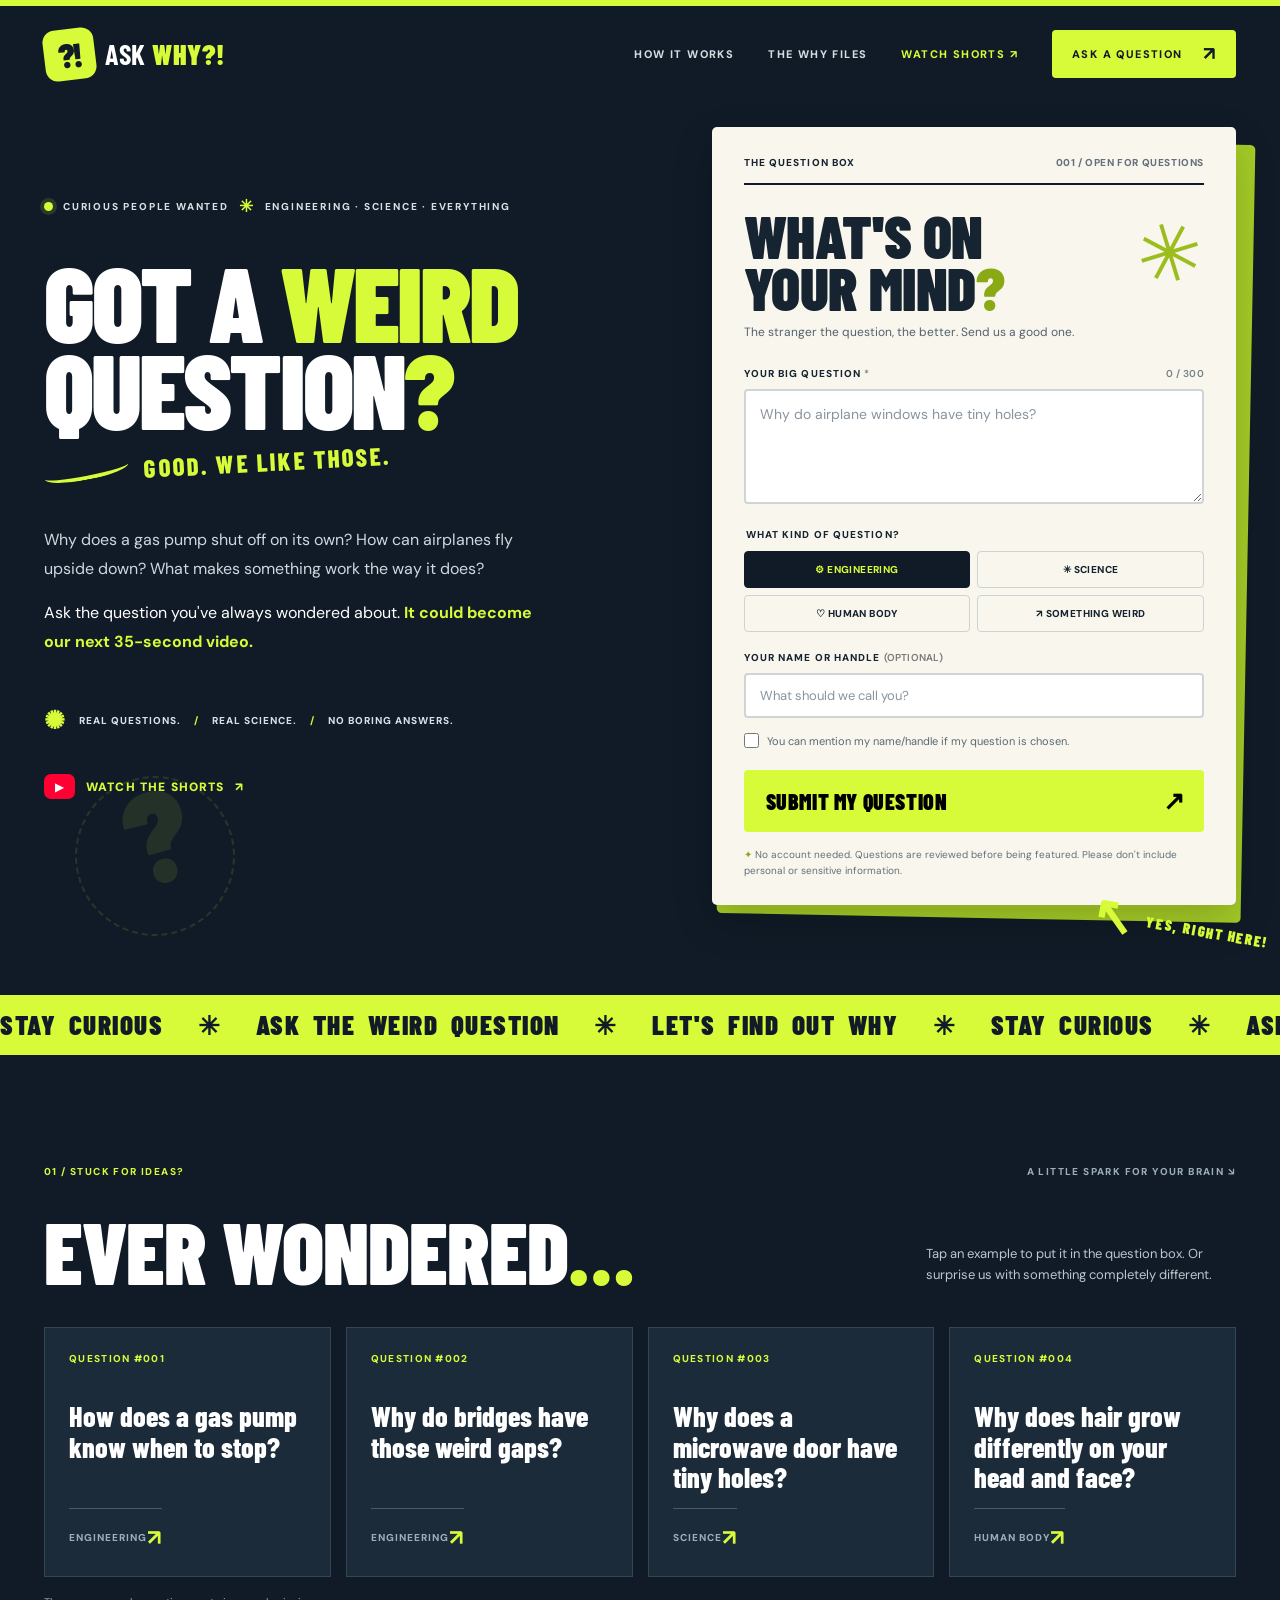
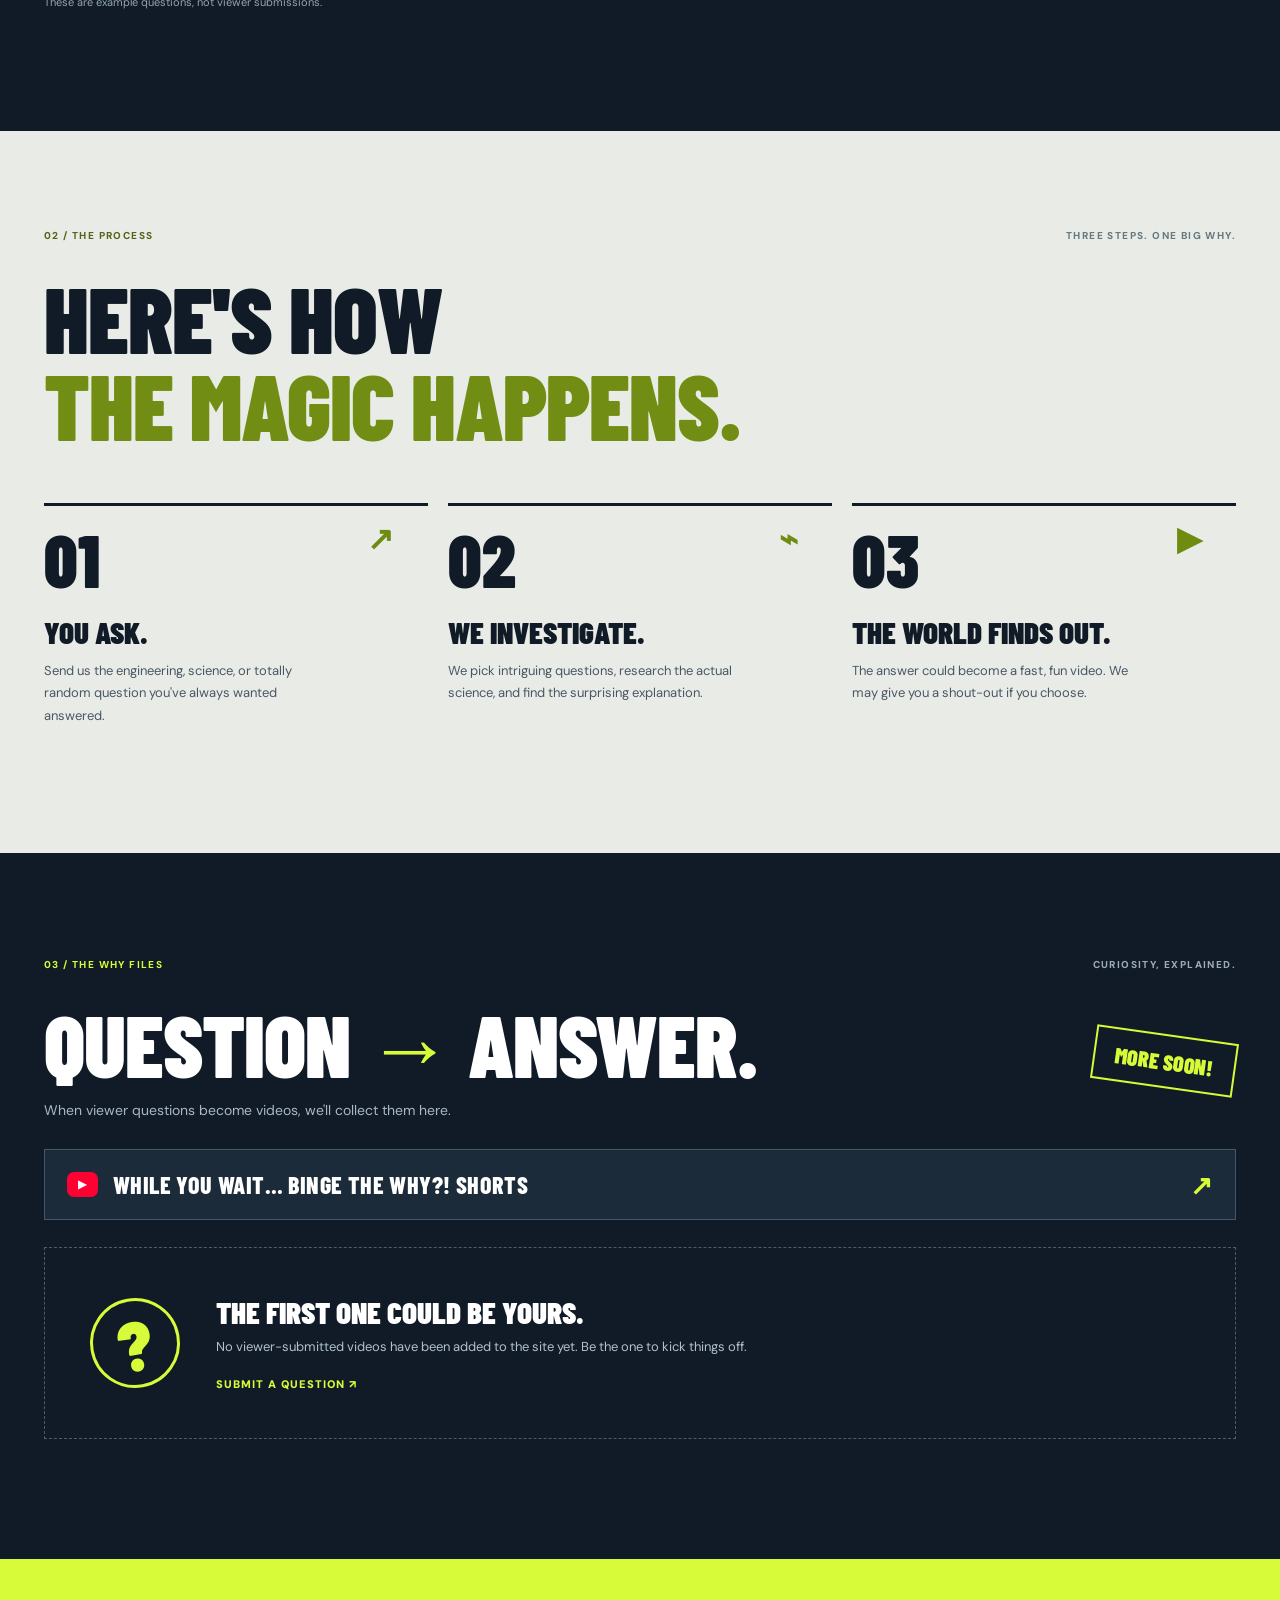
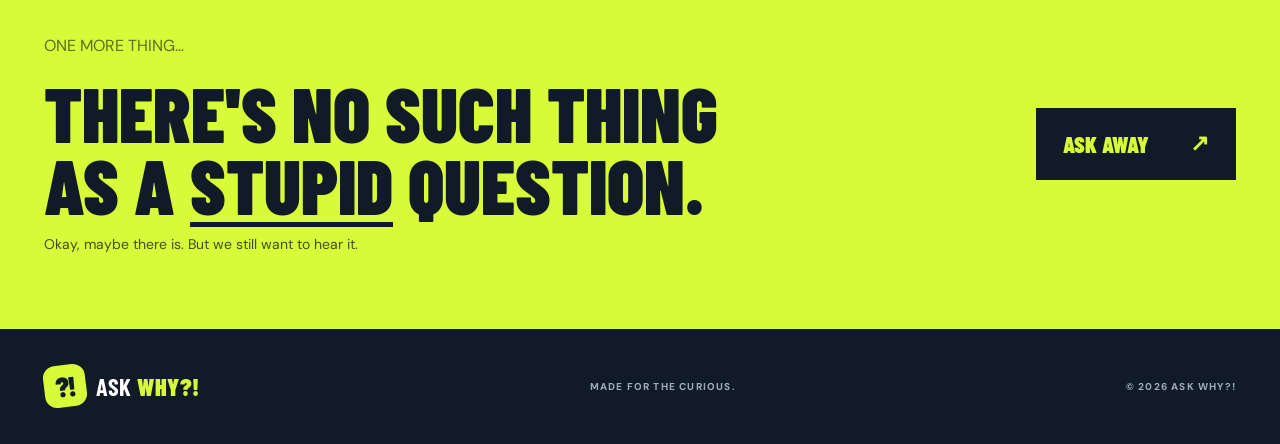
<file: index.html>
<!doctype html>
<html lang="en">
<head>
  <meta charset="utf-8">
  <meta name="viewport" content="width=device-width,initial-scale=1">
  <meta name="theme-color" content="#101b27">
  <meta name="description" content="Got a question about engineering, science, or something wonderfully weird? Ask WHY?! and your question could inspire a future video.">
  <meta property="og:title" content="Ask WHY?! — The next video starts with your question">
  <meta property="og:description" content="The weird questions deserve good answers. Submit yours for a chance to inspire a future WHY?! video.">
  <meta property="og:type" content="website">
  <title>Ask WHY?! — Your curiosity. Our next video.</title>
  <link rel="icon" type="image/svg+xml" href="assets/favicon.svg">
  <link rel="stylesheet" href="assets/style.css">
  <script src="assets/script.js" defer></script>
</head>
<body id="top">
  <div class="topline" aria-hidden="true"></div>
  <header class="site-header shell">
    <a class="brand" href="#top" aria-label="Ask WHY, back to top"><span class="brand-symbol">?!</span><span class="brand-text">ASK <strong>WHY?!</strong></span></a>
    <nav aria-label="Main navigation">
      <a class="nav-link" href="#how-it-works">HOW IT WORKS</a>
      <a class="nav-link optional-nav" href="#the-why-files">THE WHY FILES</a>
      <a class="nav-link shorts-nav" href="https://www.youtube.com/playlist?list=PLNKoyMrSgZ6s" target="_blank" rel="noopener noreferrer">WATCH SHORTS ↗</a>
      <a class="nav-cta" href="#ask">ASK A QUESTION <span aria-hidden="true">↗</span></a>
    </nav>
  </header>

  <main>
    <section class="hero shell" aria-labelledby="hero-title">
      <div class="hero-copy">
        <div class="eyebrow"><span class="blink-dot"></span> CURIOUS PEOPLE WANTED <span class="eyebrow-star">✳</span> ENGINEERING · SCIENCE · EVERYTHING</div>
        <h1 id="hero-title">GOT A <em>WEIRD</em><br>QUESTION<span class="big-question">?</span></h1>
        <div class="hero-scribble" aria-hidden="true"><span></span>GOOD. WE LIKE THOSE.</div>
        <p class="hero-description">Why does a gas pump shut off on its own? How can airplanes fly upside down? What makes something work the way it does?</p>
        <p class="hero-description hero-second">Ask the question you've always wondered about. <strong>It could become our next 35-second video.</strong></p>
        <div class="hero-proof"><span class="mini-icon">✺</span><span>REAL QUESTIONS.</span><span class="divider-dot">/</span><span>REAL SCIENCE.</span><span class="divider-dot">/</span><span>NO BORING ANSWERS.</span></div>
        <a class="hero-shorts-link" href="https://www.youtube.com/playlist?list=PLNKoyMrSgZ6s" target="_blank" rel="noopener noreferrer"><span class="yt-play" aria-hidden="true">▶</span> WATCH THE SHORTS <span aria-hidden="true">↗</span></a>
        <a class="hero-mobile-cta" href="#ask">ASK YOUR QUESTION <span>↗</span></a>
        <div class="decorative-orbit" aria-hidden="true"><span>?</span></div>
      </div>

      <div class="form-wrap" id="ask">
        <div class="form-backdrop" aria-hidden="true"></div>
        <div class="form-card">
          <div class="form-top"><span>THE QUESTION BOX</span><span class="form-version">001 / OPEN FOR QUESTIONS</span></div>
          <div class="form-heading-row"><h2>WHAT'S ON<br>YOUR MIND<span>?</span></h2><div class="form-doodle" aria-hidden="true">✳</div></div>
          <p class="form-intro">The stranger the question, the better. Send us a good one.</p>
          <form name="ask-why-questions" id="question-form" method="POST" action="/thank-you" data-netlify="true" netlify-honeypot="bot-field">
            <input type="hidden" name="form-name" value="ask-why-questions">
            <p class="honeypot"><label>Leave this blank: <input name="bot-field" type="text" tabindex="-1" autocomplete="off"></label></p>
            <div class="field-heading"><label for="question">YOUR BIG QUESTION <span class="required">*</span></label><span id="counter" aria-live="off">0 / 300</span></div>
            <textarea id="question" name="question" placeholder="Why do airplane windows have tiny holes?" minlength="8" maxlength="300" required rows="4"></textarea>
            <fieldset class="category-group"><legend>WHAT KIND OF QUESTION?</legend>
              <div class="category-options">
                <label class="category-option"><input type="radio" name="category" value="Engineering & technology" checked><span>⚙ ENGINEERING</span></label>
                <label class="category-option"><input type="radio" name="category" value="Science & nature"><span>✳ SCIENCE</span></label>
                <label class="category-option"><input type="radio" name="category" value="Human body"><span>♡ HUMAN BODY</span></label>
                <label class="category-option"><input type="radio" name="category" value="Something weird"><span>↗ SOMETHING WEIRD</span></label>
              </div>
            </fieldset>
            <div class="credit-label-row"><label for="nickname">YOUR NAME OR HANDLE <span>(OPTIONAL)</span></label></div>
            <input id="nickname" name="nickname" type="text" maxlength="60" autocomplete="nickname" placeholder="What should we call you?">
            <label class="consent-row"><input id="credit-permission" name="credit_permission" type="checkbox" value="Yes, I agree to be credited"><span>You can mention my name/handle if my question is chosen.</span></label>
            <button class="submit-button" type="submit"><span>SUBMIT MY QUESTION</span><span class="submit-arrow" aria-hidden="true">↗</span></button>
            <p class="form-footnote"><span aria-hidden="true">✦</span> No account needed. Questions are reviewed before being featured. Please don't include personal or sensitive information.</p>
            <div id="form-error" class="form-error" role="alert" hidden>We couldn't send your question right now. Please try again.</div>
          </form>
        </div>
        <span class="outside-arrow" aria-hidden="true">↖<small>YES, RIGHT HERE!</small></span>
      </div>
    </section>

    <section class="ticker" aria-label="Curiosity slogan"><div class="ticker-inner" aria-hidden="true">STAY CURIOUS <span>✳</span> ASK THE WEIRD QUESTION <span>✳</span> LET'S FIND OUT WHY <span>✳</span> STAY CURIOUS <span>✳</span> ASK THE WEIRD QUESTION <span>✳</span> LET'S FIND OUT WHY <span>✳</span></div></section>

    <section class="inspiration shell" aria-labelledby="inspire-heading">
      <div class="section-top"><span class="section-number">01 / STUCK FOR IDEAS?</span><span class="section-flair">A LITTLE SPARK FOR YOUR BRAIN ↘</span></div>
      <div class="inspiration-title-row"><h2 id="inspire-heading">EVER WONDERED<span>…</span></h2><p>Tap an example to put it in the question box. Or surprise us with something completely different.</p></div>
      <div class="prompt-grid">
        <button class="prompt" type="button" data-question="How does a gas pump know when my tank is full?"><span class="prompt-count">QUESTION #001</span><span class="prompt-text">How does a gas pump know when to stop?</span><span class="prompt-bottom"><span>ENGINEERING</span><span aria-hidden="true">↗</span></span></button>
        <button class="prompt" type="button" data-question="Why do bridges have gaps between sections?"><span class="prompt-count">QUESTION #002</span><span class="prompt-text">Why do bridges have those weird gaps?</span><span class="prompt-bottom"><span>ENGINEERING</span><span aria-hidden="true">↗</span></span></button>
        <button class="prompt" type="button" data-question="How do microwaves keep their energy inside when the door has tiny holes?"><span class="prompt-count">QUESTION #003</span><span class="prompt-text">Why does a microwave door have tiny holes?</span><span class="prompt-bottom"><span>SCIENCE</span><span aria-hidden="true">↗</span></span></button>
        <button class="prompt" type="button" data-question="Why does hair grow differently on your head and face?"><span class="prompt-count">QUESTION #004</span><span class="prompt-text">Why does hair grow differently on your head and face?</span><span class="prompt-bottom"><span>HUMAN BODY</span><span aria-hidden="true">↗</span></span></button>
      </div>
      <p class="examples-note">These are example questions, not viewer submissions.</p>
    </section>

    <section class="how-section" id="how-it-works" aria-labelledby="how-heading">
      <div class="shell"><div class="section-top"><span class="section-number">02 / THE PROCESS</span><span class="section-flair">THREE STEPS. ONE BIG WHY.</span></div>
      <h2 id="how-heading">HERE'S HOW<br><span>THE MAGIC HAPPENS.</span></h2>
      <div class="steps">
        <div class="step"><div class="step-mark">01<span>↗</span></div><h3>YOU ASK.</h3><p>Send us the engineering, science, or totally random question you've always wanted answered.</p></div>
        <div class="step"><div class="step-mark">02<span>⌁</span></div><h3>WE INVESTIGATE.</h3><p>We pick intriguing questions, research the actual science, and find the surprising explanation.</p></div>
        <div class="step"><div class="step-mark">03<span>▶</span></div><h3>THE WORLD FINDS OUT.</h3><p>The answer could become a fast, fun video. We may give you a shout-out if you choose.</p></div>
      </div>
      </div>
    </section>

    <section class="files-section shell" id="the-why-files" aria-labelledby="files-heading">
      <div class="section-top"><span class="section-number">03 / THE WHY FILES</span><span class="section-flair">CURIOSITY, EXPLAINED.</span></div>
      <div class="files-heading-row"><div><h2 id="files-heading">QUESTION <span>→</span> ANSWER.</h2><p>When viewer questions become videos, we'll collect them here.</p></div><span class="file-stamp">MORE SOON!</span></div>
      <a class="all-shorts-link" href="https://www.youtube.com/playlist?list=PLNKoyMrSgZ6s" target="_blank" rel="noopener noreferrer"><span class="yt-play" aria-hidden="true">▶</span><span>WHILE YOU WAIT… BINGE THE WHY?! SHORTS</span><span class="all-shorts-arrow" aria-hidden="true">↗</span></a>
      <div id="answered-list" class="answered-grid" aria-live="polite"><div class="empty-state"><div class="empty-icon" aria-hidden="true">?</div><div><h3>THE FIRST ONE COULD BE YOURS.</h3><p>No viewer-submitted videos have been added to the site yet. Be the one to kick things off.</p><a href="#ask">SUBMIT A QUESTION ↗</a></div></div></div>
    </section>

    <section class="bottom-cta"><div class="shell bottom-cta-inner"><div><span class="section-number">ONE MORE THING…</span><h2>THERE'S NO SUCH THING<br>AS A <em>STUPID</em> QUESTION.</h2><p>Okay, maybe there is. But we still want to hear it.</p></div><a href="#ask">ASK AWAY <span aria-hidden="true">↗</span></a></div></section>
  </main>
  <footer class="site-footer shell"><a class="brand footer-brand" href="#top"><span class="brand-symbol">?!</span><span class="brand-text">ASK <strong>WHY?!</strong></span></a><span>MADE FOR THE CURIOUS.</span><span>© <span id="year">2026</span> ASK WHY?!</span></footer>
</body>
</html>
</file>
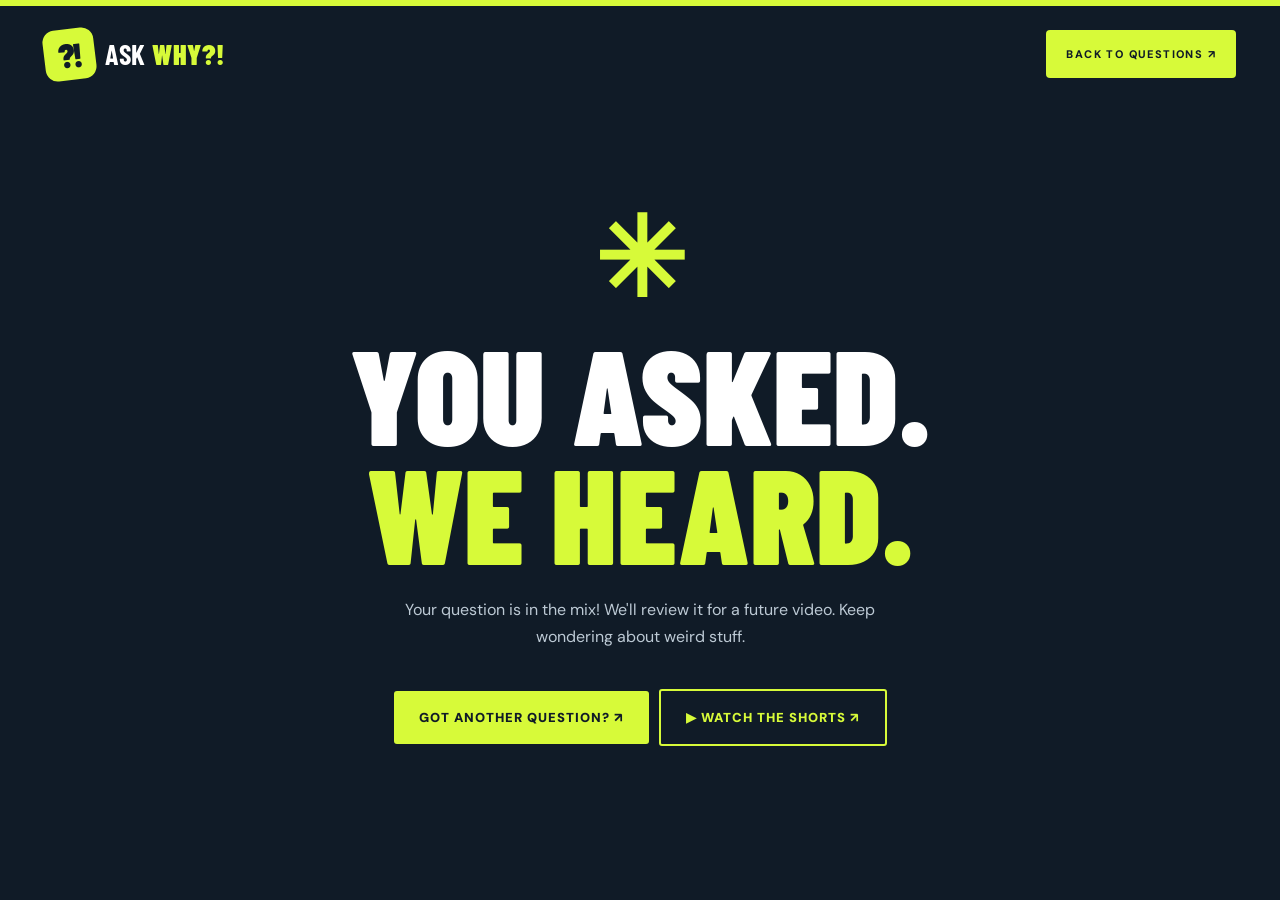
<file: thank-you.html>
<!doctype html>
<html lang="en"><head><meta charset="utf-8"><meta name="viewport" content="width=device-width,initial-scale=1"><meta name="theme-color" content="#101b27"><title>Question received! — Ask WHY?!</title><link rel="icon" type="image/svg+xml" href="assets/favicon.svg"><link rel="stylesheet" href="assets/style.css"><style>.thanks-wrap{min-height:calc(100vh - 160px);display:grid;place-items:center;padding:60px 0;text-align:center}.thanks-icon{font:900 110px 'Barlow Condensed',Impact,sans-serif;color:var(--neon);line-height:1}.thanks-wrap h1{font:900 clamp(65px,12vw,135px)/.88 'Barlow Condensed',Impact,sans-serif;margin:25px 0;color:white}.thanks-wrap h1 em{font-style:normal;color:var(--neon)}.thanks-wrap p{color:#bcc9d4;font-size:16px;line-height:1.7;max-width:480px;margin:0 auto 27px}.thanks-wrap a{display:inline-block;background:var(--neon);color:var(--ink);padding:18px 25px;font-weight:900;font-size:13px;letter-spacing:1px;border-radius:3px}.thanks-wrap .watch-shorts{display:inline-flex;align-items:center;gap:9px;background:transparent;color:var(--neon);border:2px solid var(--neon);margin:12px 0 0 10px}@media(max-width:600px){.thanks-wrap .watch-shorts{margin:15px 0 0}}</style></head><body><div class="topline"></div><header class="site-header shell"><a class="brand" href="/"><span class="brand-symbol">?!</span><span class="brand-text">ASK <strong>WHY?!</strong></span></a><a class="nav-cta" href="/">BACK TO QUESTIONS ↗</a></header><main class="thanks-wrap shell"><div><div class="thanks-icon">✳</div><h1>YOU ASKED.<br><em>WE HEARD.</em></h1><p>Your question is in the mix! We'll review it for a future video. Keep wondering about weird stuff.</p><a href="/">GOT ANOTHER QUESTION? ↗</a><a class="watch-shorts" href="https://www.youtube.com/playlist?list=PLNKoyMrSgZ6s" target="_blank" rel="noopener noreferrer">▶ WATCH THE SHORTS ↗</a></div></main></body></html>
</file>
<file: assets/style.css>
@import url('https://fonts.googleapis.com/css2?family=Barlow+Condensed:wght@500;600;700;800;900&family=DM+Sans:wght@400;500;600;700;800&display=swap');
:root{--ink:#101b27;--ink2:#1a2836;--neon:#d7fa39;--cream:#f8f6ed;--muted:#a9b3bc;--rule:rgba(255,255,255,.16);--text:#162330}
*{box-sizing:border-box}html{scroll-behavior:smooth;scroll-padding-top:20px}body{margin:0;background:var(--ink);color:white;font-family:'DM Sans',Arial,sans-serif;-webkit-font-smoothing:antialiased}button,input,textarea{font:inherit}button{cursor:pointer}a{text-decoration:none;color:inherit}button:focus-visible,a:focus-visible,input:focus-visible,textarea:focus-visible{outline:3px solid #ffc64c;outline-offset:3px}::selection{background:var(--neon);color:var(--ink)}.shell{width:min(1250px,calc(100% - 88px));margin-inline:auto}.topline{height:6px;background:var(--neon)}.site-header{height:96px;display:flex;align-items:center;justify-content:space-between;position:relative;z-index:3}.brand{display:inline-flex;align-items:center;gap:10px}.brand-symbol{width:51px;height:51px;border-radius:12px;background:var(--neon);color:var(--ink);font-family:'Barlow Condensed',Impact,sans-serif;font-size:34px;letter-spacing:-2px;font-weight:900;display:grid;place-items:center;transform:rotate(-7deg)}.brand-text{font-family:'Barlow Condensed',Impact,sans-serif;font-size:28px;font-weight:700;letter-spacing:.5px}.brand-text strong{color:var(--neon);font-weight:900}.site-header nav{display:flex;align-items:center;gap:34px}.nav-link,.nav-cta{font-size:11px;font-weight:800;letter-spacing:1.4px}.nav-link{color:#d5dce1;transition:color .2s}.nav-link:hover{color:var(--neon)}.nav-cta{background:var(--neon);color:var(--ink);border-radius:4px;padding:17px 20px;display:flex;gap:20px;align-items:center;transition:transform .2s}.nav-cta:hover,.bottom-cta a:hover,.hero-mobile-cta:hover{transform:translateY(-2px)}.nav-cta span{font-size:19px;line-height:12px}.hero{min-height:702px;display:grid;grid-template-columns:1.08fr .92fr;gap:52px;align-items:center;padding-top:25px;padding-bottom:90px;position:relative}.hero-copy{align-self:start;padding-top:68px;position:relative}.eyebrow{display:flex;align-items:center;gap:10px;font-size:10px;letter-spacing:1.8px;color:#d6e0e5;font-weight:800;white-space:nowrap}.blink-dot{width:9px;height:9px;background:var(--neon);border-radius:50%;box-shadow:0 0 0 4px rgba(215,250,57,.13);flex-shrink:0}.eyebrow-star{font-size:17px;color:var(--neon)}h1,h2,h3,p{margin-top:0}.hero h1{font-family:'Barlow Condensed',Impact,'Arial Narrow',sans-serif;font-size:clamp(86px,8.3vw,137px);line-height:.82;font-weight:900;letter-spacing:-2.9px;margin:40px 0 14px}.hero h1 em{color:var(--neon);font-style:normal}.big-question{color:var(--neon)}.hero-scribble{font-family:'Barlow Condensed',Impact,sans-serif;font-weight:800;font-size:25px;letter-spacing:2.2px;color:var(--neon);display:flex;align-items:center;gap:15px;margin:27px 0 38px;transform:rotate(-3deg);transform-origin:left center}.hero-scribble span{width:85px;height:17px;border-bottom:4px solid var(--neon);border-radius:50%;transform:rotate(-8deg)}.hero-description{font-size:16px;line-height:1.78;color:#ced8e0;max-width:500px;margin-bottom:16px}.hero-second{color:white}.hero-description strong{color:var(--neon)}.hero-proof{display:flex;gap:13px;align-items:center;margin-top:48px;font-size:10px;font-weight:800;letter-spacing:1px;color:#d5e3e9}.mini-icon{font-size:25px;color:var(--neon)}.divider-dot{color:var(--neon)}.decorative-orbit{position:absolute;width:160px;height:160px;border:2px dashed rgba(215,250,57,.12);border-radius:50%;bottom:-125px;left:5%;transform:rotate(-16deg);pointer-events:none}.decorative-orbit span{font-family:'Barlow Condensed',sans-serif;font-size:130px;font-weight:900;color:rgba(215,250,57,.10);position:absolute;left:54px;top:-23px}.hero-mobile-cta{display:none}.form-wrap{position:relative;align-self:start}.form-backdrop{background:#a5cc27;position:absolute;inset:13px -12px -13px 12px;border-radius:5px;transform:rotate(1.1deg)}.form-card{position:relative;background:var(--cream);color:var(--text);border-radius:5px;padding:29px 32px 26px;box-shadow:0 16px 40px rgba(0,0,0,.18)}.form-top,.field-heading,.form-version,.category-group legend,.credit-label-row{font-size:10px;font-weight:800;letter-spacing:1.1px}.form-top{display:flex;align-items:center;justify-content:space-between;padding-bottom:14px;border-bottom:2px solid var(--ink)}.form-version{color:#64707b;letter-spacing:.6px}.form-heading-row{display:flex;align-items:center;justify-content:space-between}.form-card h2{font-family:'Barlow Condensed',Impact,sans-serif;font-size:60px;font-weight:900;line-height:.87;letter-spacing:-.4px;margin:24px 0 10px}.form-card h2 span{color:#89a915}.form-doodle{color:#9cbd1e;font-size:80px;line-height:1;transform:rotate(-17deg)}.form-intro{font-size:12px;line-height:1.6;color:#53616c;margin-bottom:24px}.field-heading{display:flex;justify-content:space-between;align-items:center;margin:0 0 9px}.field-heading span{font-weight:600;color:#75808a;letter-spacing:.4px}.required{color:#a7c816}.form-card textarea,.form-card input[type=text]{width:100%;background:white;border:2px solid #cfd4d4;border-radius:4px;padding:13px 14px;color:var(--ink);outline:none;transition:border .15s}.form-card textarea{min-height:115px;resize:vertical;line-height:1.5;font-size:14px}.form-card input[type=text]{height:45px;font-size:13px}.form-card textarea:focus,.form-card input[type=text]:focus{border-color:#8ead12;outline:3px solid rgba(167,200,22,.17)}.form-card textarea::placeholder,.form-card input::placeholder{color:#89949e}.category-group{border:0;margin:19px 0 19px;padding:0}.category-group legend{margin-bottom:10px}.category-options{display:grid;grid-template-columns:repeat(2,minmax(0,1fr));gap:7px}.category-option input{position:absolute;opacity:0;width:1px;height:1px}.category-option span{display:block;text-align:center;border:1.5px solid #ccd3d4;border-radius:4px;padding:11px 8px;font-size:10px;font-weight:800;letter-spacing:.4px;white-space:nowrap;transition:background .2s,border .2s}.category-option input:checked+span{background:var(--ink);color:var(--neon);border-color:var(--ink)}.category-option input:focus-visible+span{outline:3px solid #d2a121;outline-offset:2px}.category-option span:hover{border-color:var(--ink)}.credit-label-row{margin-bottom:9px}.credit-label-row span{color:#777;font-weight:600;letter-spacing:.2px}.consent-row{display:flex;align-items:flex-start;gap:8px;font-size:11px;line-height:1.55;color:#5c6872;margin:15px 0 20px;cursor:pointer}.consent-row input{width:15px;height:15px;accent-color:var(--ink);margin:0;flex-shrink:0}.submit-button{width:100%;background:var(--neon);border:0;border-radius:4px;padding:18px 18px 18px 22px;display:flex;justify-content:space-between;align-items:center;font-family:'Barlow Condensed',Impact,sans-serif;font-size:22px;letter-spacing:.6px;font-weight:900;transition:background .15s,transform .2s}.submit-button:hover{background:#c6eb13;transform:translateY(-2px)}.submit-button:disabled{opacity:.75;cursor:wait}.submit-arrow{font-family:Arial,sans-serif;font-size:26px;line-height:16px}.form-footnote{font-size:10px;color:#65707b;line-height:1.6;margin:15px 0 0}.form-footnote span{color:#86a817}.honeypot{position:absolute!important;left:-99999px!important;width:1px;height:1px;overflow:hidden}.form-error{padding:12px;margin-top:12px;background:#fee2e2;color:#8b2020;border-radius:4px;font-size:12px}.outside-arrow{position:absolute;bottom:-53px;right:-33px;transform:rotate(10deg);font-size:51px;font-family:'Barlow Condensed',sans-serif;font-weight:900;color:var(--neon);display:flex;align-items:center;gap:12px}.outside-arrow small{font-size:15px;letter-spacing:1.7px}.ticker{height:60px;background:var(--neon);color:var(--ink);overflow:hidden;display:flex;align-items:center;white-space:nowrap}.ticker-inner{font-family:'Barlow Condensed',Impact,sans-serif;font-weight:900;font-size:27px;letter-spacing:1.5px;word-spacing:6px;margin:auto}.ticker-inner span{padding:0 22px;font-size:26px}.inspiration{padding:110px 0 122px}.section-top{display:flex;align-items:center;justify-content:space-between;color:var(--neon);font-size:10px;letter-spacing:1.4px;font-weight:800;margin-bottom:32px}.section-flair{color:#9cacb9}.inspiration-title-row{display:flex;align-items:end;justify-content:space-between;gap:48px;margin-bottom:36px}.inspiration h2,.files-section h2,.how-section h2{font-family:'Barlow Condensed',Impact,sans-serif;font-size:clamp(55px,6.8vw,95px);font-weight:900;line-height:.94;letter-spacing:-1px;margin-bottom:0}.inspiration h2 span{color:var(--neon)}.inspiration-title-row p{width:310px;color:#bbc6ce;font-size:13px;line-height:1.65;margin:0 0 6px}.prompt-grid{display:grid;grid-template-columns:repeat(4,minmax(0,1fr));gap:15px}.prompt{background:#1c2b3a;color:white;border:1px solid #354552;padding:24px;display:flex;flex-direction:column;min-height:250px;text-align:left;transition:transform .2s,border-color .2s,background .2s}.prompt:hover{transform:translateY(-6px);border-color:var(--neon);background:#243649}.prompt-count{font-size:10px;font-weight:800;letter-spacing:1.3px;color:var(--neon)}.prompt-text{font-family:'Barlow Condensed',Impact,sans-serif;font-size:28px;line-height:1.08;font-weight:800;margin-top:36px;flex:1}.prompt-bottom{display:flex;justify-content:space-between;align-items:center;border-top:1px solid rgba(255,255,255,.21);padding-top:14px;font-size:10px;font-weight:800;letter-spacing:1px;color:#9eadba}.prompt-bottom span:last-child{font-size:22px;color:var(--neon)}.examples-note{font-size:11px;color:#94a4b0;margin:18px 0 0}.how-section{background:#e9ece6;color:var(--ink);padding:98px 0 112px;position:relative;overflow:hidden}.how-section .section-top{color:#52641d}.how-section .section-flair{color:#667880}.how-section h2{font-size:clamp(64px,7.2vw,102px);margin-bottom:55px}.how-section h2 span{color:#728d13}.steps{display:grid;grid-template-columns:repeat(3,1fr);gap:20px}.step{border-top:3px solid var(--ink);padding:17px 34px 0 0}.step-mark{font-family:'Barlow Condensed',Impact,sans-serif;font-weight:900;font-size:73px;line-height:1;display:flex;align-items:flex-start;justify-content:space-between}.step-mark span{font-family:Arial,sans-serif;font-size:32px;color:#6f8b10}.step h3{font-family:'Barlow Condensed',Impact,sans-serif;font-size:31px;font-weight:900;margin:17px 0 10px}.step p{max-width:290px;font-size:13px;line-height:1.75;color:#495764}.files-section{padding:105px 0 120px}.files-heading-row{display:flex;align-items:center;justify-content:space-between;gap:20px;margin-bottom:30px}.files-section h2 span{color:var(--neon)}.files-heading-row p{color:#a9b8c5;margin:16px 0 0;font-size:14px}.file-stamp{border:2px solid var(--neon);color:var(--neon);padding:12px 20px;font-family:'Barlow Condensed',Impact,sans-serif;font-size:22px;font-weight:900;transform:rotate(8deg)}.empty-state{border:1px dashed #4c5c6b;padding:45px;min-height:180px;display:flex;align-items:center;gap:36px}.empty-icon{width:90px;height:90px;flex-shrink:0;display:grid;place-items:center;border:3px solid var(--neon);border-radius:50%;font-family:'Barlow Condensed',sans-serif;font-size:70px;font-weight:900;color:var(--neon);transform:rotate(-10deg)}.empty-state h3{font-family:'Barlow Condensed',Impact,sans-serif;font-weight:900;font-size:31px;margin:0 0 7px}.empty-state p{color:#b1c1cc;font-size:13px;line-height:1.6;margin:0 0 14px}.empty-state a{font-size:11px;font-weight:900;letter-spacing:1px;color:var(--neon)}.answered-grid{display:grid;grid-template-columns:repeat(3,1fr);gap:17px}.empty-state{grid-column:1/-1}.video-card{background:#1b2c39;border:1px solid #354756;overflow:hidden}.video-thumb{aspect-ratio:16/9;position:relative;background:#25384b;display:block;overflow:hidden}.video-thumb img{width:100%;height:100%;object-fit:cover;transition:transform .3s}.video-thumb:hover img{transform:scale(1.04)}.video-thumb:after{content:'▶';position:absolute;bottom:14px;right:14px;width:46px;height:46px;background:var(--neon);color:var(--ink);display:grid;place-items:center;border-radius:50%;font-size:16px}.video-body{padding:23px}.video-body small{font-size:10px;letter-spacing:1px;color:var(--neon);font-weight:800}.video-body h3{font-family:'Barlow Condensed',Impact,sans-serif;font-weight:900;font-size:27px;line-height:1.12;margin:10px 0 12px}.video-body p{font-size:12px;color:#b2c0cb;margin:0}.bottom-cta{background:var(--neon);color:var(--ink);padding:76px 0}.bottom-cta-inner{display:flex;align-items:center;justify-content:space-between;gap:24px}.bottom-cta .section-number{color:#5c701a}.bottom-cta h2{font-family:'Barlow Condensed',Impact,sans-serif;font-weight:900;font-size:clamp(52px,6vw,84px);line-height:.94;margin:20px 0 15px}.bottom-cta h2 em{font-style:normal;text-decoration:underline;text-decoration-thickness:5px;text-underline-offset:7px}.bottom-cta p{color:#415020;margin:0;font-size:14px}.bottom-cta a{min-width:200px;display:flex;align-items:center;justify-content:space-between;gap:16px;background:var(--ink);color:var(--neon);padding:22px 27px;font-family:'Barlow Condensed',Impact,sans-serif;font-weight:900;font-size:23px;transition:transform .2s}.bottom-cta a span{font-family:Arial,sans-serif}.site-footer{height:115px;display:flex;justify-content:space-between;align-items:center;gap:20px}.site-footer>span{font-size:10px;color:#9cabb8;letter-spacing:1.2px;font-weight:800}.footer-brand .brand-symbol{width:42px;height:42px;font-size:28px}.footer-brand .brand-text{font-size:24px}
@media(max-width:1170px){.hero{gap:30px}.hero h1{font-size:clamp(73px,8.3vw,110px)}.form-card{padding:24px}.prompt{padding:20px}.prompt-text{font-size:25px}.hero-proof{gap:8px;font-size:9px}}
@media(max-width:950px){.shell{width:min(740px,calc(100% - 40px))}.site-header{height:81px}.site-header nav{gap:15px}.nav-link{display:none}.hero{grid-template-columns:1fr;gap:60px;padding-top:20px;padding-bottom:92px}.hero-copy{padding-top:35px}.hero h1{font-size:clamp(90px,12vw,136px)}.hero-description{max-width:630px}.hero-proof{margin-top:30px}.decorative-orbit{display:none}.form-wrap{width:min(600px,100%);margin:auto}.form-card{padding:28px 32px}.prompt-grid{grid-template-columns:repeat(2,minmax(0,1fr))}.prompt{min-height:220px}.inspiration{padding:85px 0}.steps{gap:16px}.inspiration h2,.files-section h2{font-size:70px}.how-section h2{font-size:75px}.outside-arrow{right:10px;bottom:-57px}}
@media(max-width:600px){.shell{width:calc(100% - 34px)}.topline{height:5px}.site-header{height:74px}.brand-symbol{width:42px;height:42px;font-size:29px}.brand-text{font-size:24px}.site-header nav{gap:0}.nav-cta{padding:13px 12px;font-size:10px;gap:8px}.nav-cta span{font-size:17px}.hero{gap:36px;padding-top:0;padding-bottom:82px}.hero-copy{padding-top:30px}.eyebrow{font-size:8px;gap:7px;letter-spacing:.9px;white-space:normal}.eyebrow-star{font-size:13px}.hero h1{font-size:clamp(73px,16vw,104px);margin:28px 0 22px;letter-spacing:-1.5px}.hero-scribble{margin:0 0 29px;font-size:18px;gap:7px}.hero-scribble span{width:43px}.hero-description{font-size:14px;line-height:1.7}.hero-second{margin-bottom:0}.hero-proof{font-size:8px;flex-wrap:wrap;gap:8px;margin:24px 0 0}.mini-icon{font-size:18px}.form-wrap{width:100%}.form-backdrop{inset:10px -4px -10px 4px}.form-card{padding:23px 18px 22px}.form-top{font-size:9px}.form-version{font-size:8px}.form-card h2{font-size:51px}.form-doodle{font-size:64px}.form-intro{margin-bottom:22px}.category-option span{font-size:9px;padding:12px 4px}.outside-arrow{display:none}.ticker{height:48px}.ticker-inner{font-size:20px}.ticker-inner span{font-size:20px;padding:0 8px}.section-top{font-size:9px;margin-bottom:22px}.section-flair{display:none}.inspiration{padding:68px 0 78px}.inspiration-title-row{display:block;margin-bottom:23px}.inspiration h2,.files-section h2{font-size:clamp(51px,12vw,72px)}.inspiration-title-row p{width:auto;max-width:330px;margin-top:15px}.prompt-grid{gap:10px}.prompt{padding:15px;min-height:190px}.prompt-count{font-size:8px}.prompt-text{font-size:23px;margin-top:20px}.prompt-bottom{font-size:8px;padding-top:10px}.how-section{padding:65px 0 72px}.how-section h2{font-size:clamp(56px,12vw,72px);margin-bottom:34px}.steps{grid-template-columns:1fr;gap:20px}.step{padding-top:13px}.step-mark{font-size:62px}.step h3{font-size:30px;margin:5px 0}.step p{max-width:500px}.files-section{padding:70px 0}.files-heading-row{align-items:start}.files-heading-row p{font-size:12px}.file-stamp{font-size:15px;white-space:nowrap;padding:8px;transform:rotate(7deg);margin-top:13px}.empty-state{padding:25px 19px;gap:17px}.empty-icon{width:56px;height:56px;font-size:43px;border-width:2px}.empty-state h3{font-size:24px}.empty-state p{font-size:12px}.answered-grid{grid-template-columns:1fr}.bottom-cta{padding:65px 0}.bottom-cta-inner{align-items:start;flex-direction:column}.bottom-cta h2{font-size:clamp(51px,11.7vw,70px)}.bottom-cta a{margin-top:18px}.site-footer{min-height:134px;height:auto;padding-top:27px;padding-bottom:27px;flex-wrap:wrap;gap:8px}.site-footer>span{font-size:9px}.site-footer>span:first-of-type{display:none}}
@media(prefers-reduced-motion:reduce){*{scroll-behavior:auto!important;transition:none!important;animation:none!important}}

/* YouTube Shorts playlist links */
.shorts-nav{color:var(--neon)}
.hero-shorts-link{display:inline-flex;align-items:center;gap:11px;margin-top:25px;padding:12px 0;color:var(--neon);font-size:12px;font-weight:900;letter-spacing:1.15px;transition:transform .2s}
.hero-shorts-link:hover{transform:translateX(4px)}
.yt-play{width:31px;height:25px;border-radius:7px;background:#ff0033;color:#fff;display:inline-grid;place-items:center;font-size:11px;flex-shrink:0}
.all-shorts-link{display:flex;align-items:center;gap:15px;padding:18px 22px;margin:0 0 27px;border:1px solid #465665;background:#1b2b39;color:white;font-family:'Barlow Condensed',Impact,sans-serif;font-size:clamp(17px,2.3vw,24px);font-weight:800;letter-spacing:.4px;transition:border-color .2s,background .2s}
.all-shorts-link:hover{background:#26394a;border-color:var(--neon)}
.all-shorts-arrow{margin-left:auto;color:var(--neon);font-size:27px}
@media(max-width:1170px){.site-header nav{gap:20px}}
@media(max-width:950px){.shorts-nav{display:inline!important}.site-header nav{gap:14px}}
@media(max-width:600px){.site-header nav{gap:10px}.shorts-nav{font-size:9px;letter-spacing:.2px}.nav-cta{font-size:9px}.hero-shorts-link{margin-top:16px}.all-shorts-link{padding:15px 13px;font-size:18px;gap:10px}}
@media(max-width:370px){.shorts-nav{font-size:8px}.nav-cta{font-size:8px;padding:11px 9px}.brand-text{font-size:21px}}
</file>
